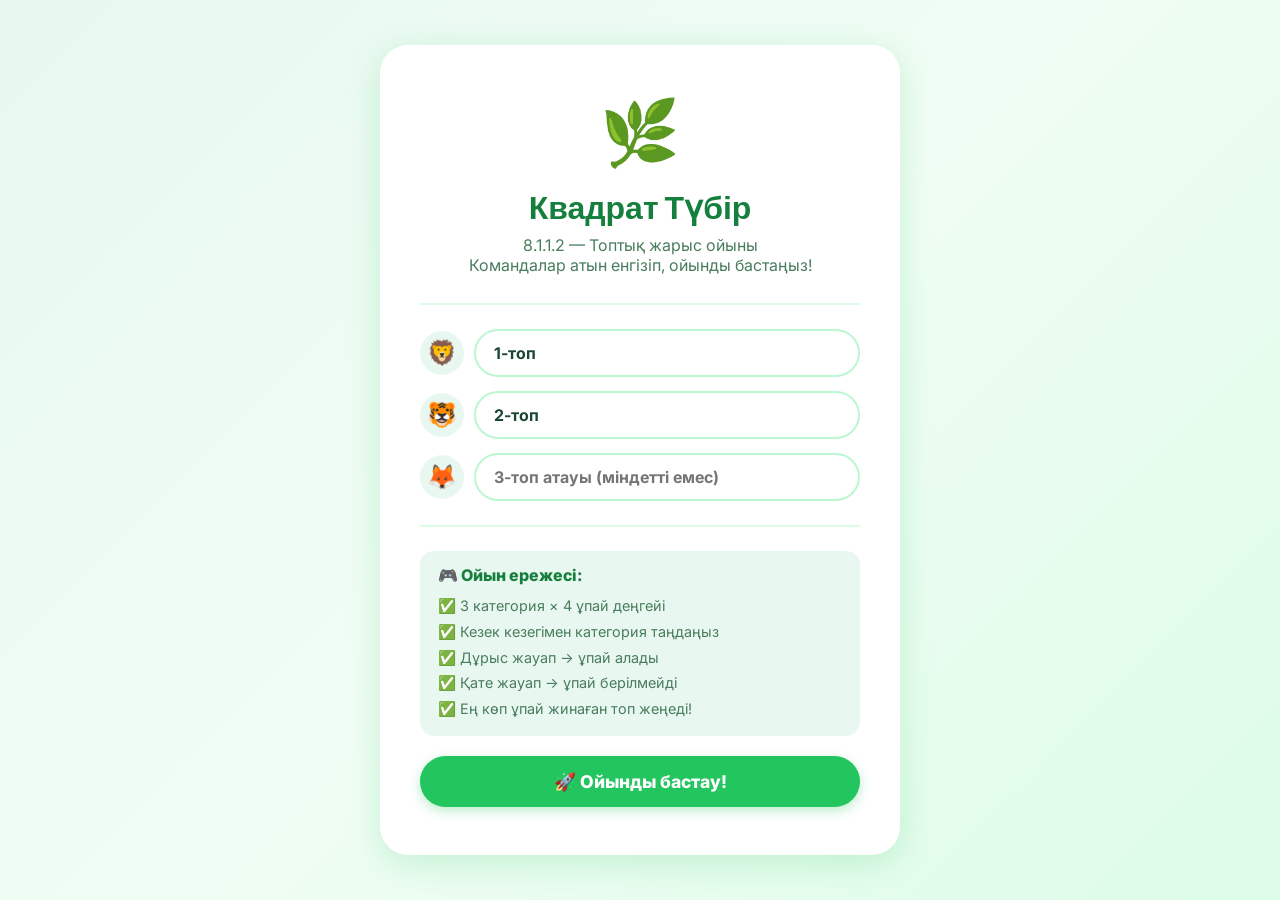
<file: kvadrat_tubir/index.html>
<!DOCTYPE html>
<html lang="kk">
<head>
  <meta charset="UTF-8">
  <meta name="viewport" content="width=device-width, initial-scale=1.0">
  <title>Квадрат Түбір — Топтық Жарыс</title>
  <link rel="stylesheet" href="style.css">
</head>
<body>
<div class="setup-page">
  <div class="setup-card">
    <div class="setup-emoji">🌿</div>
    <h1 class="setup-title">Квадрат Түбір</h1>
    <p class="setup-sub">8.1.1.2 — Топтық жарыс ойыны<br>Командалар атын енгізіп, ойынды бастаңыз!</p>

    <div class="divider"></div>

    <div class="team-input-row">
      <div class="team-emoji-badge">🦁</div>
      <input class="team-input" id="team1" type="text" placeholder="1-топ атауы" value="1-топ" maxlength="20">
    </div>
    <div class="team-input-row">
      <div class="team-emoji-badge">🐯</div>
      <input class="team-input" id="team2" type="text" placeholder="2-топ атауы" value="2-топ" maxlength="20">
    </div>
    <div class="team-input-row">
      <div class="team-emoji-badge">🦊</div>
      <input class="team-input" id="team3" type="text" placeholder="3-топ атауы (міндетті емес)" maxlength="20">
    </div>

    <div class="divider"></div>

    <div style="margin-bottom:20px; background:var(--mint); border-radius:14px; padding:14px 18px; text-align:left;">
      <p style="font-weight:800; color:var(--green-700); margin-bottom:8px;">🎮 Ойын ережесі:</p>
      <ul style="list-style:none; color:var(--text-light); font-size:0.9rem; line-height:1.8;">
        <li>✅ 3 категория × 4 ұпай деңгейі</li>
        <li>✅ Кезек кезегімен категория таңдаңыз</li>
        <li>✅ Дұрыс жауап → ұпай алады</li>
        <li>✅ Қате жауап → ұпай берілмейді</li>
        <li>✅ Ең көп ұпай жинаған топ жеңеді!</li>
      </ul>
    </div>

    <button class="btn btn-green" style="width:100%; font-size:1.1rem; padding:15px;" onclick="startGame()">
      🚀 Ойынды бастау!
    </button>
  </div>
</div>

<script src="audio.js"></script>
<script>
function startGame() {
  const t1 = document.getElementById('team1').value.trim() || '1-топ';
  const t2 = document.getElementById('team2').value.trim() || '2-топ';
  const t3 = document.getElementById('team3').value.trim();
  const teams = [t1, t2];
  if (t3) teams.push(t3);
  localStorage.setItem('kv_teams', JSON.stringify(teams));
  localStorage.setItem('kv_scores', JSON.stringify(teams.map(() => 0)));
  localStorage.setItem('kv_turn', '0');
  localStorage.setItem('kv_used', JSON.stringify([]));
  window.location.href = 'game.html';
}
</script>
</body>
</html>
</file>
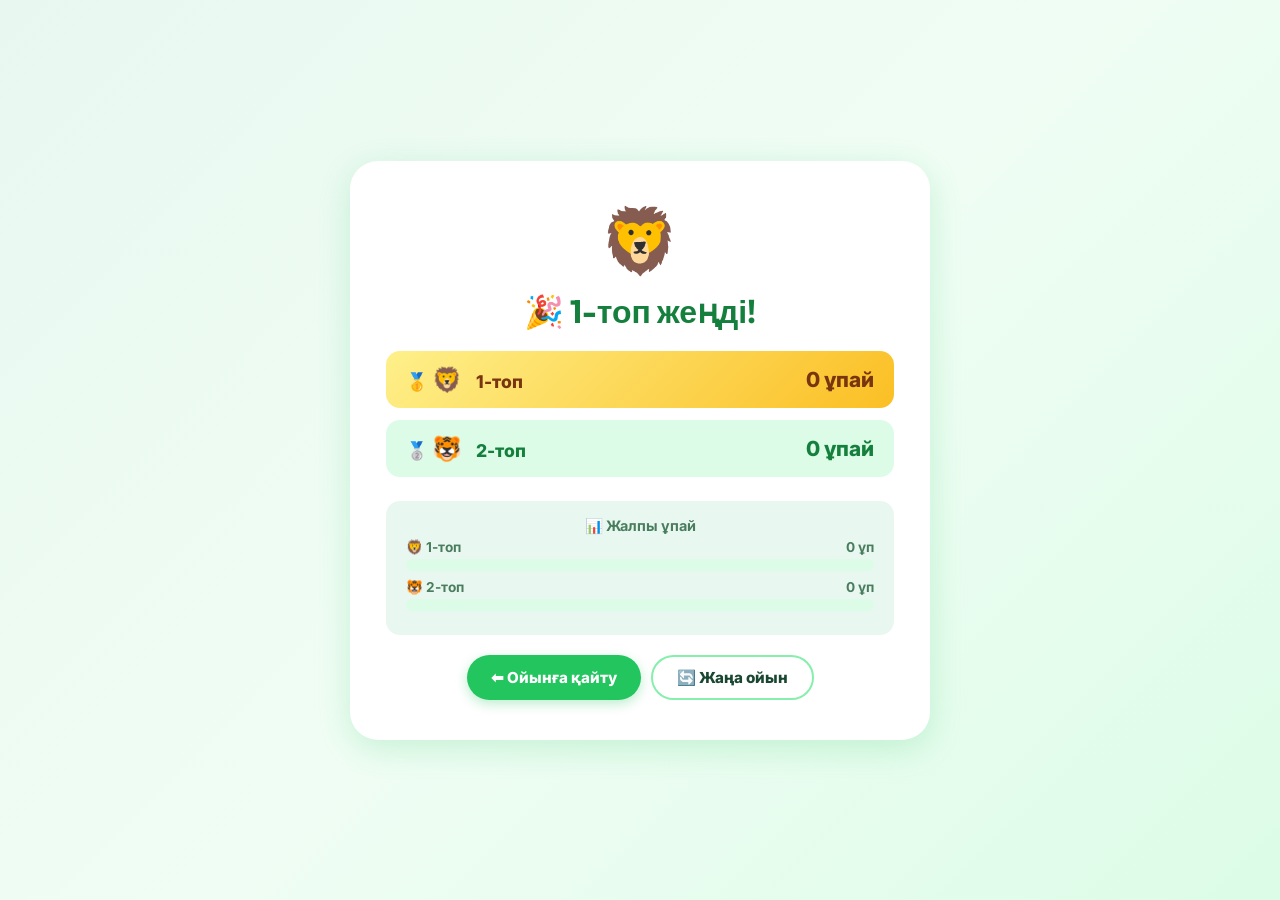
<file: kvadrat_tubir/result.html>
<!DOCTYPE html>
<html lang="kk">
<head>
  <meta charset="UTF-8">
  <meta name="viewport" content="width=device-width, initial-scale=1.0">
  <title>Нәтиже — Квадрат Түбір</title>
  <link rel="stylesheet" href="style.css">
</head>
<body>
<div class="result-page">
  <div class="result-card">
    <div class="winner-badge" id="winnerBadge">🏆</div>
    <h2 class="result-title" id="winnerTitle">Жеңімпаз!</h2>

    <div class="podium" id="podium"></div>

    <div style="background:var(--mint);border-radius:14px;padding:16px 20px;margin-bottom:20px;">
      <p style="font-weight:700;color:var(--text-light);font-size:0.9rem;margin-bottom:4px;">📊 Жалпы ұпай</p>
      <div id="totalBar"></div>
    </div>

    <div class="btn-row">
      <button class="btn btn-green" onclick="window.location.href='game.html'">⬅ Ойынға қайту</button>
      <button class="btn btn-outline" onclick="resetGame()">🔄 Жаңа ойын</button>
    </div>
  </div>
</div>
<div class="confetti-wrap" id="confettiWrap"></div>

<script src="audio.js"></script>
<script>
window.addEventListener('load', () => { setTimeout(() => audio.playWin(), 300); });
const TEAMS = JSON.parse(localStorage.getItem('kv_teams') || '["1-топ","2-топ"]');
const scores = JSON.parse(localStorage.getItem('kv_scores') || '[0,0]');
const EMOJIS = ['🦁','🐯','🦊','🐻'];
const MEDALS = ['🥇','🥈','🥉','🎖️'];
const RANK_CLASSES = ['rank-1','rank-2','rank-3','rank-3'];

const ranked = TEAMS.map((t, i) => ({ name: t, score: scores[i], emoji: EMOJIS[i] }))
  .sort((a, b) => b.score - a.score);

document.getElementById('winnerTitle').textContent = `🎉 ${ranked[0].name} жеңді!`;
document.getElementById('winnerBadge').textContent = ranked[0].emoji;

const podium = document.getElementById('podium');
podium.innerHTML = ranked.map((r, i) => `
  <div class="podium-row ${RANK_CLASSES[i]}">
    <span>${MEDALS[i]} <span class="rank-medal">${r.emoji}</span> ${r.name}</span>
    <span style="font-size:1.3rem">${r.score} ұпай</span>
  </div>
`).join('');

const maxScore = Math.max(...scores, 1);
document.getElementById('totalBar').innerHTML = TEAMS.map((t, i) => `
  <div style="margin-bottom:8px">
    <div style="display:flex;justify-content:space-between;font-size:0.85rem;font-weight:700;color:var(--text-light);margin-bottom:4px">
      <span>${EMOJIS[i]} ${t}</span><span>${scores[i]} ұп</span>
    </div>
    <div style="background:var(--green-100);border-radius:50px;height:12px;overflow:hidden">
      <div style="width:${(scores[i]/maxScore*100).toFixed(1)}%;height:100%;background:var(--green-500);border-radius:50px;transition:width 1s ease"></div>
    </div>
  </div>
`).join('');

// Confetti
const wrap = document.getElementById('confettiWrap');
const colors = ['#4ade80','#fbbf24','#60a5fa','#f87171','#a78bfa','#34d399'];
for (let i = 0; i < 80; i++) {
  const p = document.createElement('div');
  p.className = 'confetti-piece';
  p.style.left = Math.random() * 100 + 'vw';
  p.style.background = colors[Math.floor(Math.random()*colors.length)];
  p.style.animationDuration = (2 + Math.random() * 3) + 's';
  p.style.animationDelay = (Math.random() * 2) + 's';
  p.style.width = p.style.height = (6 + Math.random() * 10) + 'px';
  p.style.borderRadius = Math.random() > 0.5 ? '50%' : '2px';
  wrap.appendChild(p);
}

function resetGame() {
  localStorage.clear();
  window.location.href = 'index.html';
}
</script>
</body>
</html>
</file>
<file: kvadrat_tubir/style.css>
@import url('https://fonts.googleapis.com/css2?family=Inter:wght@400;500;600;700;800&family=Outfit:wght@500;600;700;800;900&display=swap');

:root {
  --green-50: #f0fdf4;
  --green-100: #dcfce7;
  --green-200: #bbf7d0;
  --green-300: #86efac;
  --green-400: #4ade80;
  --green-500: #22c55e;
  --green-600: #16a34a;
  --green-700: #15803d;
  --mint: #e8f8f0;
  --mint-dark: #c8f0db;
  --yellow: #fef08a;
  --yellow-dark: #fbbf24;
  --orange: #fb923c;
  --blue: #60a5fa;
  --blue-dark: #3b82f6;
  --white: #ffffff;
  --text: #1a4731;
  --text-light: #4a7c5e;
  --shadow: 0 4px 20px rgba(34,197,94,0.15);
  --shadow-lg: 0 8px 32px rgba(34,197,94,0.2);
  --radius: 18px;
  --radius-sm: 10px;
}

* { box-sizing: border-box; margin: 0; padding: 0; }

body {
  font-family: 'Inter', sans-serif;
  background: linear-gradient(135deg, #e8f8f0 0%, #f0fdf4 50%, #dcfce7 100%);
  min-height: 100vh;
  color: var(--text);
}

/* ─── HEADER ─── */
.header {
  background: linear-gradient(135deg, var(--green-600) 0%, var(--green-500) 100%);
  padding: 18px 30px;
  display: flex;
  align-items: center;
  justify-content: space-between;
  box-shadow: 0 4px 16px rgba(22,163,74,0.3);
}
.header h1 {
  font-family: 'Outfit', sans-serif;
  font-size: 1.6rem;
  color: white;
  text-shadow: 0 2px 4px rgba(0,0,0,0.15);
}
.header .logo-emoji { font-size: 2rem; margin-right: 10px; }

/* ─── SCORE BAR ─── */
.scorebar {
  display: flex;
  gap: 12px;
  padding: 14px 30px;
  background: white;
  border-bottom: 3px solid var(--green-200);
  flex-wrap: wrap;
  align-items: center;
}
.team-score {
  display: flex;
  align-items: center;
  gap: 8px;
  background: var(--mint);
  border: 2px solid var(--green-300);
  border-radius: 50px;
  padding: 6px 18px;
  font-weight: 800;
  font-size: 1rem;
  transition: all 0.3s;
}
.team-score.active {
  background: var(--green-500);
  color: white;
  border-color: var(--green-600);
  box-shadow: 0 4px 12px rgba(34,197,94,0.4);
  transform: scale(1.05);
}
.team-score .points { font-size: 1.2rem; }
.turn-label {
  margin-left: auto;
  font-weight: 700;
  color: var(--green-600);
  font-size: 0.95rem;
  background: var(--green-100);
  padding: 6px 16px;
  border-radius: 50px;
}

/* ─── JEOPARDY BOARD ─── */
.board-container {
  padding: 24px 20px;
  max-width: 1100px;
  margin: 0 auto;
}

.board-title {
  text-align: center;
  font-family: 'Outfit', sans-serif;
  font-size: 1.8rem;
  color: var(--green-700);
  margin-bottom: 20px;
}

.board {
  display: grid;
  grid-template-columns: repeat(3, 1fr);
  gap: 14px;
}

.category-col { display: flex; flex-direction: column; gap: 10px; }

.category-header {
  border-radius: var(--radius);
  padding: 16px 12px;
  text-align: center;
  font-family: 'Outfit', sans-serif;
  font-size: 1.05rem;
  font-weight: 800;
  color: white;
  min-height: 80px;
  display: flex;
  align-items: center;
  justify-content: center;
  box-shadow: var(--shadow);
}

.cat-0 .category-header { background: linear-gradient(135deg, #16a34a, #22c55e); }
.cat-1 .category-header { background: linear-gradient(135deg, #2563eb, #3b82f6); }
.cat-2 .category-header { background: linear-gradient(135deg, #d97706, #f59e0b); }

.cell {
  border-radius: var(--radius-sm);
  padding: 18px 10px;
  text-align: center;
  font-family: 'Outfit', sans-serif;
  font-size: 1.5rem;
  font-weight: 800;
  cursor: pointer;
  border: 3px solid transparent;
  transition: all 0.25s;
  box-shadow: 0 3px 10px rgba(0,0,0,0.08);
  user-select: none;
  position: relative;
  overflow: hidden;
}
.cell::before {
  content: '';
  position: absolute;
  top: -50%; left: -50%;
  width: 200%; height: 200%;
  background: radial-gradient(circle, rgba(255,255,255,0.3) 0%, transparent 60%);
  opacity: 0;
  transition: opacity 0.3s;
}
.cell:hover::before { opacity: 1; }

.cat-0 .cell { background: var(--green-100); color: var(--green-700); border-color: var(--green-200); }
.cat-0 .cell:hover:not(.used) { background: var(--green-200); transform: translateY(-3px); box-shadow: 0 6px 20px rgba(34,197,94,0.3); }

.cat-1 .cell { background: #dbeafe; color: #1d4ed8; border-color: #bfdbfe; }
.cat-1 .cell:hover:not(.used) { background: #bfdbfe; transform: translateY(-3px); box-shadow: 0 6px 20px rgba(59,130,246,0.3); }

.cat-2 .cell { background: #fef3c7; color: #92400e; border-color: #fde68a; }
.cat-2 .cell:hover:not(.used) { background: #fde68a; transform: translateY(-3px); box-shadow: 0 6px 20px rgba(245,158,11,0.3); }

.cell.used {
  background: #f1f5f9 !important;
  color: #94a3b8 !important;
  border-color: #e2e8f0 !important;
  cursor: not-allowed;
  transform: none !important;
  box-shadow: none !important;
}
.cell.used::after {
  content: '✓';
  font-size: 1.2rem;
}

/* ─── MODAL ─── */
.modal-overlay {
  position: fixed; inset: 0;
  background: rgba(0,0,0,0.5);
  backdrop-filter: blur(6px);
  display: flex; align-items: center; justify-content: center;
  z-index: 1000;
  animation: fadeIn 0.2s ease;
}
@keyframes fadeIn { from { opacity:0 } to { opacity:1 } }

.modal {
  background: white;
  border-radius: 24px;
  padding: 36px;
  max-width: 680px;
  width: 90%;
  box-shadow: 0 20px 60px rgba(0,0,0,0.2);
  animation: slideUp 0.3s cubic-bezier(0.34,1.56,0.64,1);
  max-height: 90vh;
  overflow-y: auto;
}
@keyframes slideUp { from { opacity:0; transform:translateY(40px) scale(0.95) } to { opacity:1; transform:none } }

.modal-points {
  display: inline-block;
  background: var(--green-500);
  color: white;
  font-family: 'Outfit', sans-serif;
  font-size: 1.1rem;
  padding: 4px 20px;
  border-radius: 50px;
  margin-bottom: 16px;
}
.modal-question {
  font-size: 1.25rem;
  font-weight: 800;
  color: var(--text);
  margin-bottom: 16px;
  line-height: 1.5;
}
.modal-image {
  width: 100%;
  max-height: 260px;
  object-fit: contain;
  border-radius: 14px;
  margin-bottom: 16px;
  border: 2px solid var(--green-200);
}
.modal-hint {
  background: var(--yellow);
  border-left: 4px solid var(--yellow-dark);
  padding: 10px 16px;
  border-radius: var(--radius-sm);
  font-size: 0.9rem;
  color: #78350f;
  margin-bottom: 16px;
  display: none;
}
.modal-hint.show { display: block; }
.modal-answer {
  background: var(--green-50);
  border: 2px solid var(--green-300);
  border-radius: var(--radius-sm);
  padding: 14px 18px;
  font-weight: 700;
  color: var(--green-700);
  font-size: 1.05rem;
  display: none;
  margin-bottom: 16px;
}
.modal-answer.show { display: block; }

/* Timer */
.timer-ring {
  width: 80px; height: 80px;
  position: relative;
  margin: 0 auto 16px;
}
.timer-ring svg { transform: rotate(-90deg); }
.timer-ring circle { fill: none; stroke-width: 6; }
.timer-ring .bg { stroke: var(--green-100); }
.timer-ring .progress { stroke: var(--green-500); stroke-linecap: round; transition: stroke-dashoffset 1s linear, stroke 0.5s; }
.timer-text {
  position: absolute; inset: 0;
  display: flex; align-items: center; justify-content: center;
  font-family: 'Outfit', sans-serif;
  font-size: 1.4rem;
  font-weight: 800;
  color: var(--green-700);
}

/* Buttons */
.btn-row {
  display: flex; gap: 10px; flex-wrap: wrap; justify-content: center;
  margin-top: 12px;
}
.btn {
  padding: 11px 24px;
  border-radius: 50px;
  border: none;
  font-family: 'Inter', sans-serif;
  font-weight: 800;
  font-size: 0.95rem;
  cursor: pointer;
  transition: all 0.2s;
}
.btn:hover { transform: translateY(-2px); }
.btn-green { background: var(--green-500); color: white; box-shadow: 0 4px 12px rgba(34,197,94,0.3); }
.btn-green:hover { background: var(--green-600); }
.btn-yellow { background: var(--yellow-dark); color: white; box-shadow: 0 4px 12px rgba(251,191,36,0.3); }
.btn-outline { background: white; color: var(--text); border: 2px solid var(--green-300); }
.btn-outline:hover { background: var(--mint); }
.btn-blue { background: var(--blue-dark); color: white; box-shadow: 0 4px 12px rgba(59,130,246,0.3); }
.btn-red { background: #ef4444; color: white; }

/* Score award modal */
.award-row {
  display: flex; gap: 8px; flex-wrap: wrap; justify-content: center; margin-top: 8px;
}
.award-btn {
  padding: 10px 18px;
  border-radius: 50px;
  border: 2px solid var(--green-300);
  background: var(--mint);
  font-weight: 800;
  cursor: pointer;
  font-family: 'Inter', sans-serif;
  font-size: 0.9rem;
  transition: all 0.2s;
  color: var(--text);
}
.award-btn:hover { background: var(--green-200); transform: scale(1.05); }
.award-label { font-size: 1rem; font-weight: 700; text-align: center; margin-bottom: 10px; color: var(--text-light); }

/* ─── SETUP PAGE ─── */
.setup-page {
  min-height: 100vh;
  display: flex; align-items: center; justify-content: center;
  padding: 30px 20px;
}
.setup-card {
  background: white;
  border-radius: 28px;
  padding: 48px 40px;
  max-width: 520px;
  width: 100%;
  box-shadow: var(--shadow-lg);
  text-align: center;
}
.setup-emoji { font-size: 4rem; margin-bottom: 16px; }
.setup-title {
  font-family: 'Outfit', sans-serif;
  font-size: 2rem;
  color: var(--green-700);
  margin-bottom: 8px;
}
.setup-sub { color: var(--text-light); margin-bottom: 28px; font-size: 1rem; }
.team-input-row {
  display: flex; gap: 10px; margin-bottom: 14px; align-items: center;
}
.team-emoji-badge {
  font-size: 1.5rem;
  width: 44px; height: 44px;
  background: var(--mint);
  border-radius: 50%;
  display: flex; align-items: center; justify-content: center;
  flex-shrink: 0;
}
.team-input {
  flex: 1;
  padding: 12px 18px;
  border: 2px solid var(--green-200);
  border-radius: 50px;
  font-family: 'Inter', sans-serif;
  font-size: 1rem;
  font-weight: 700;
  outline: none;
  transition: border 0.2s;
  color: var(--text);
}
.team-input:focus { border-color: var(--green-500); }

.divider { height: 2px; background: var(--green-100); margin: 24px 0; border-radius: 2px; }

/* ─── RESULT PAGE ─── */
.result-page {
  min-height: 100vh; padding: 30px 20px;
  display: flex; flex-direction: column; align-items: center; justify-content: center;
}
.result-card {
  background: white; border-radius: 28px; padding: 40px 36px;
  max-width: 580px; width: 100%; box-shadow: var(--shadow-lg); text-align: center;
}
.winner-badge {
  font-size: 4rem; margin-bottom: 12px;
}
.result-title { font-family: 'Outfit', sans-serif; font-size: 2rem; color: var(--green-700); margin-bottom: 20px; }
.podium { display: flex; flex-direction: column; gap: 12px; margin-bottom: 24px; }
.podium-row {
  display: flex; align-items: center; justify-content: space-between;
  padding: 14px 20px; border-radius: 14px;
  font-weight: 800; font-size: 1.1rem;
}
.rank-1 { background: linear-gradient(135deg, #fef08a, #fbbf24); color: #78350f; }
.rank-2 { background: var(--green-100); color: var(--green-700); }
.rank-3 { background: #f1f5f9; color: #64748b; }
.rank-medal { font-size: 1.5rem; margin-right: 10px; }

/* Confetti */
.confetti-wrap { position: fixed; top: 0; left: 0; width: 100%; height: 100%; pointer-events: none; z-index: 9999; }
.confetti-piece {
  position: absolute; width: 10px; height: 10px; border-radius: 2px;
  animation: confettiFall linear forwards;
}
@keyframes confettiFall {
  0% { transform: translateY(-20px) rotate(0deg); opacity: 1; }
  100% { transform: translateY(100vh) rotate(720deg); opacity: 0; }
}

/* ─── RESPONSIVE ─── */
@media (max-width: 640px) {
  .board { grid-template-columns: 1fr; }
  .setup-card { padding: 32px 24px; }
  .modal { padding: 24px 20px; }
}
</file>
